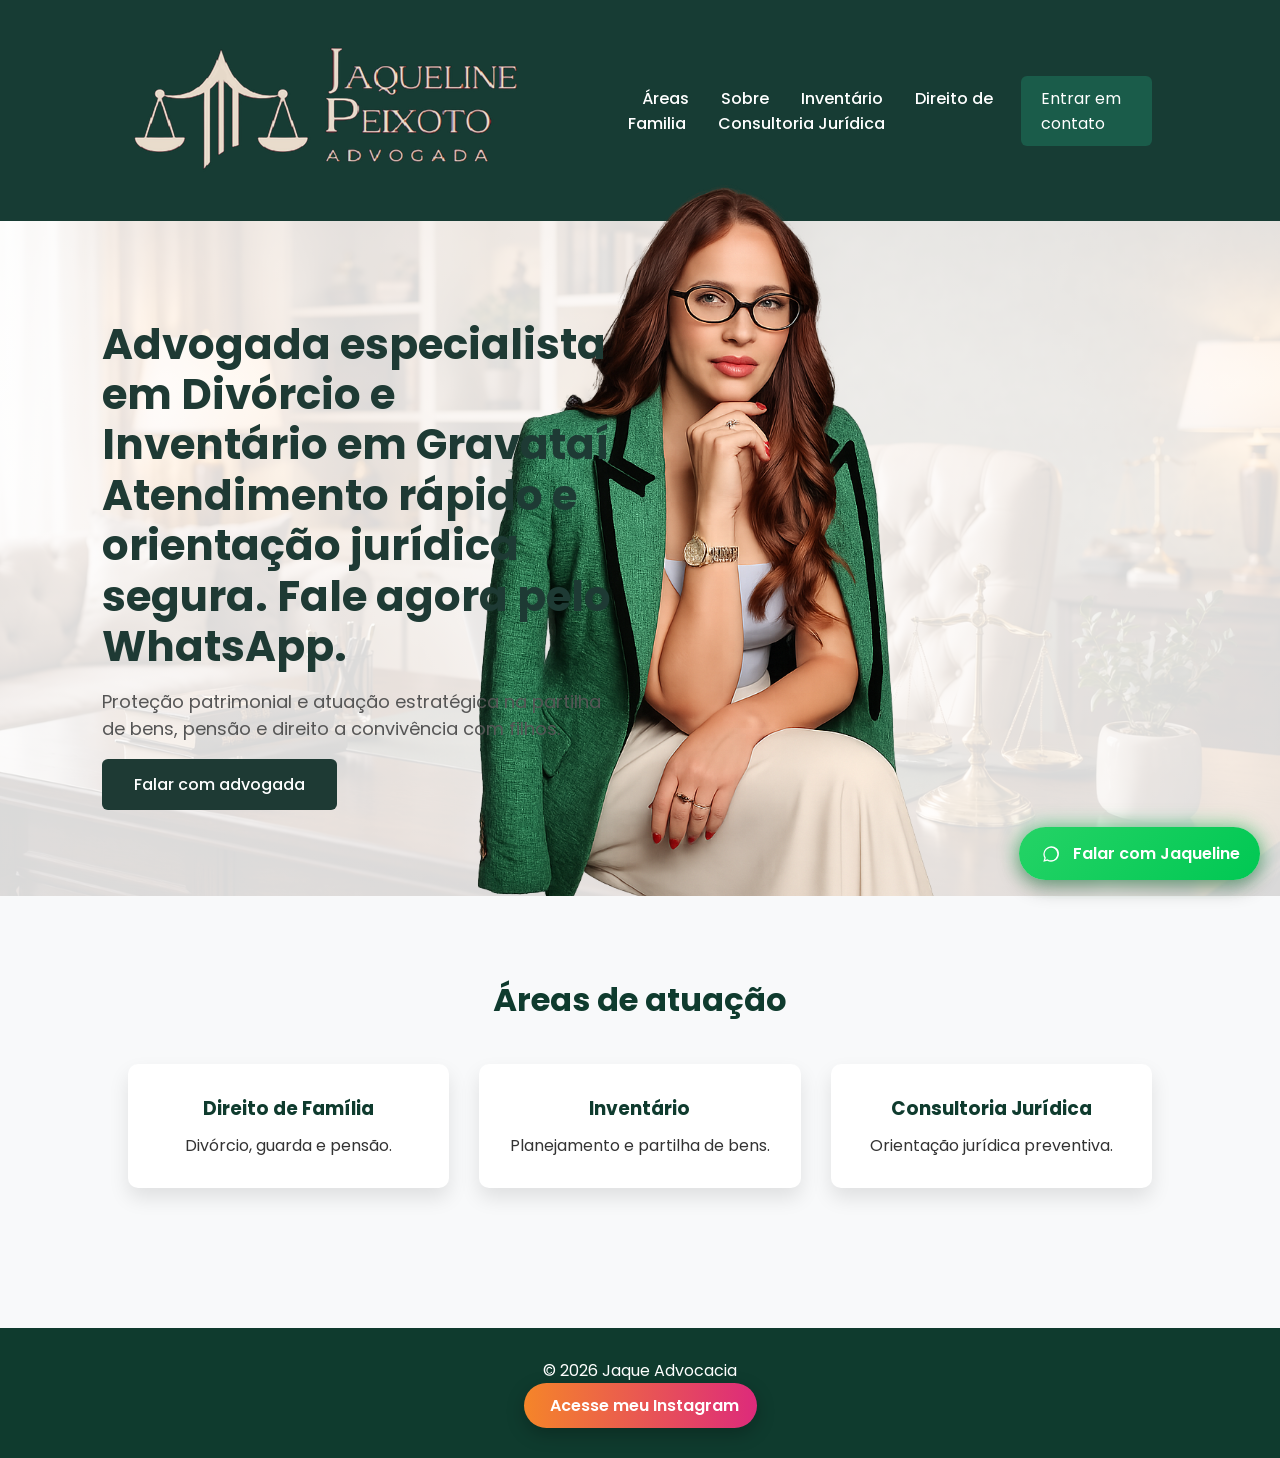
<file: index.html>
<!DOCTYPE html>
<html lang="pt-br">

<head>
<meta charset="UTF-8">
<meta name="viewport" content="width=device-width, initial-scale=1.0">
<title>Jaque Advocacia</title>

<!-- Google Tag (Google Ads) -->
<script async src="https://www.googletagmanager.com/gtag/js?id=AW-17082527185"></script>
<script>
window.dataLayer = window.dataLayer || [];
function gtag(){dataLayer.push(arguments);}
gtag('js', new Date());
gtag('config', 'AW-17082527185');
</script>

<link rel="stylesheet" href="style.css">
<link href="https://fonts.googleapis.com/css2?family=Poppins:wght@300;400;600&display=swap" rel="stylesheet">
</head>


<body>
<header class="menu">
<div class="logo">
<img src="img/logo1.png" alt="">
</div>

<nav id="inicio">


<a href="#areas">Áreas</a>
<a href="sobre.html">Sobre</a>
<a href="inventario.html">Inventário</a>
<a href="familia.html">Direito de Familia</a>
<a href="consultoria.html">Consultoria Jurídica </a>



</nav>

<a href="https://wa.me/5551996193888" class="btn-contato"
target="_blank"
onclick="gtag('event','conversion',{'send_to':'AW-17082527185/UmPOCKeI0oYcENHbytE_'});">
Entrar em contato
</a>

</header>
<section class="hero">

<div class="hero-text">
<h1>
Advogada especialista em Divórcio e Inventário em Gravataí
Atendimento rápido e orientação jurídica segura.
Fale agora pelo WhatsApp. <br>
</h1>
<p>
Proteção patrimonial e atuação estratégica
na partilha de bens, pensão e direito a convivência com filhos.
</p>
<a href="https://wa.me/5551996193888" class="botao" target="_blank"
onclick="gtag('event','conversion',{'send_to':'AW-17082527185/UmPOCKeI0oYcENHbytE_'});">
Falar com advogada
</a>
</div>
<img src="img/jaqueverde.png" class="hero-img" alt="Advogada">
</section>



<section id="areas" class="servicos">

<h2>Áreas de atuação</h2>
<div class="cards">

<a href="familia.html" class="card">
<h3>Direito de Família</h3>
<p>Divórcio, guarda e pensão.</p>
</a>

<a href="inventario.html" class="card">
<h3>Inventário</h3>
<p>Planejamento e partilha de bens.</p>
</a>

<a href="consultoria.html" class="card">
<h3>Consultoria Jurídica</h3>
<p>Orientação jurídica preventiva.</p>
</a>


</div>
</section>
<footer>
<p>© 2026 Jaque Advocacia</p>
<a href="https://www.instagram.com/jaquelinepeixoto__?utm_source=ig_web_button_share_sheet&igsh=ZDNlZDc0MzIxNw==" 
   target="_blank" 
   rel="noopener noreferrer" 
   class="instagram-footer-btn">
   <i class="fab fa-instagram" aria-hidden="true"></i>
   <span>Acesse meu Instagram</span>
</a>
<div>
 <a id="btn-whatsapp" 
class="whatsapp-button pulse" 
href="https://wa.me/5551996193888?text=Ol%C3%A1%2C%20gostaria%20de%20mais%20informa%C3%A7%C3%B5es" 
target="_blank" 
rel="noopener noreferrer" 
aria-label="Falar com Jaqueline no WhatsApp" 
role="button"
onclick="gtag('event','conversion',{'send_to':'AW-17082527185/UmPOCKeI0oYcENHbytE_'});">
<span class="icon" aria-hidden="true">
<svg viewBox="0 0 24 24" width="20" height="20" xmlns="http://www.w3.org/2000/svg">
<path fill="currentColor" d="M20.52 3.48A11.88 11.88 0 0 0 12 .5 11.9 11.9 0 0 0 .5 12c0 2.1.55 4.07 1.6 5.82L.5 23.5l5.96-1.54A11.85 11.85 0 0 0 12 23.5c6.6 0 11.98-5.38 11.98-11.98 0-3.2-1.25-6.2-3.46-8.04zM12 21.5c-1.7 0-3.36-.44-4.82-1.28l-.35-.2-3.53.91.92-3.44-.23-.36A9.5 9.5 0 1 1 21.5 12 9.48 9.48 0 0 1 12 21.5z"/>
</svg>
</span>
<span class="label">Falar com Jaqueline</span>
</a>
</div>
</footer>
</body>
</html>
</file>
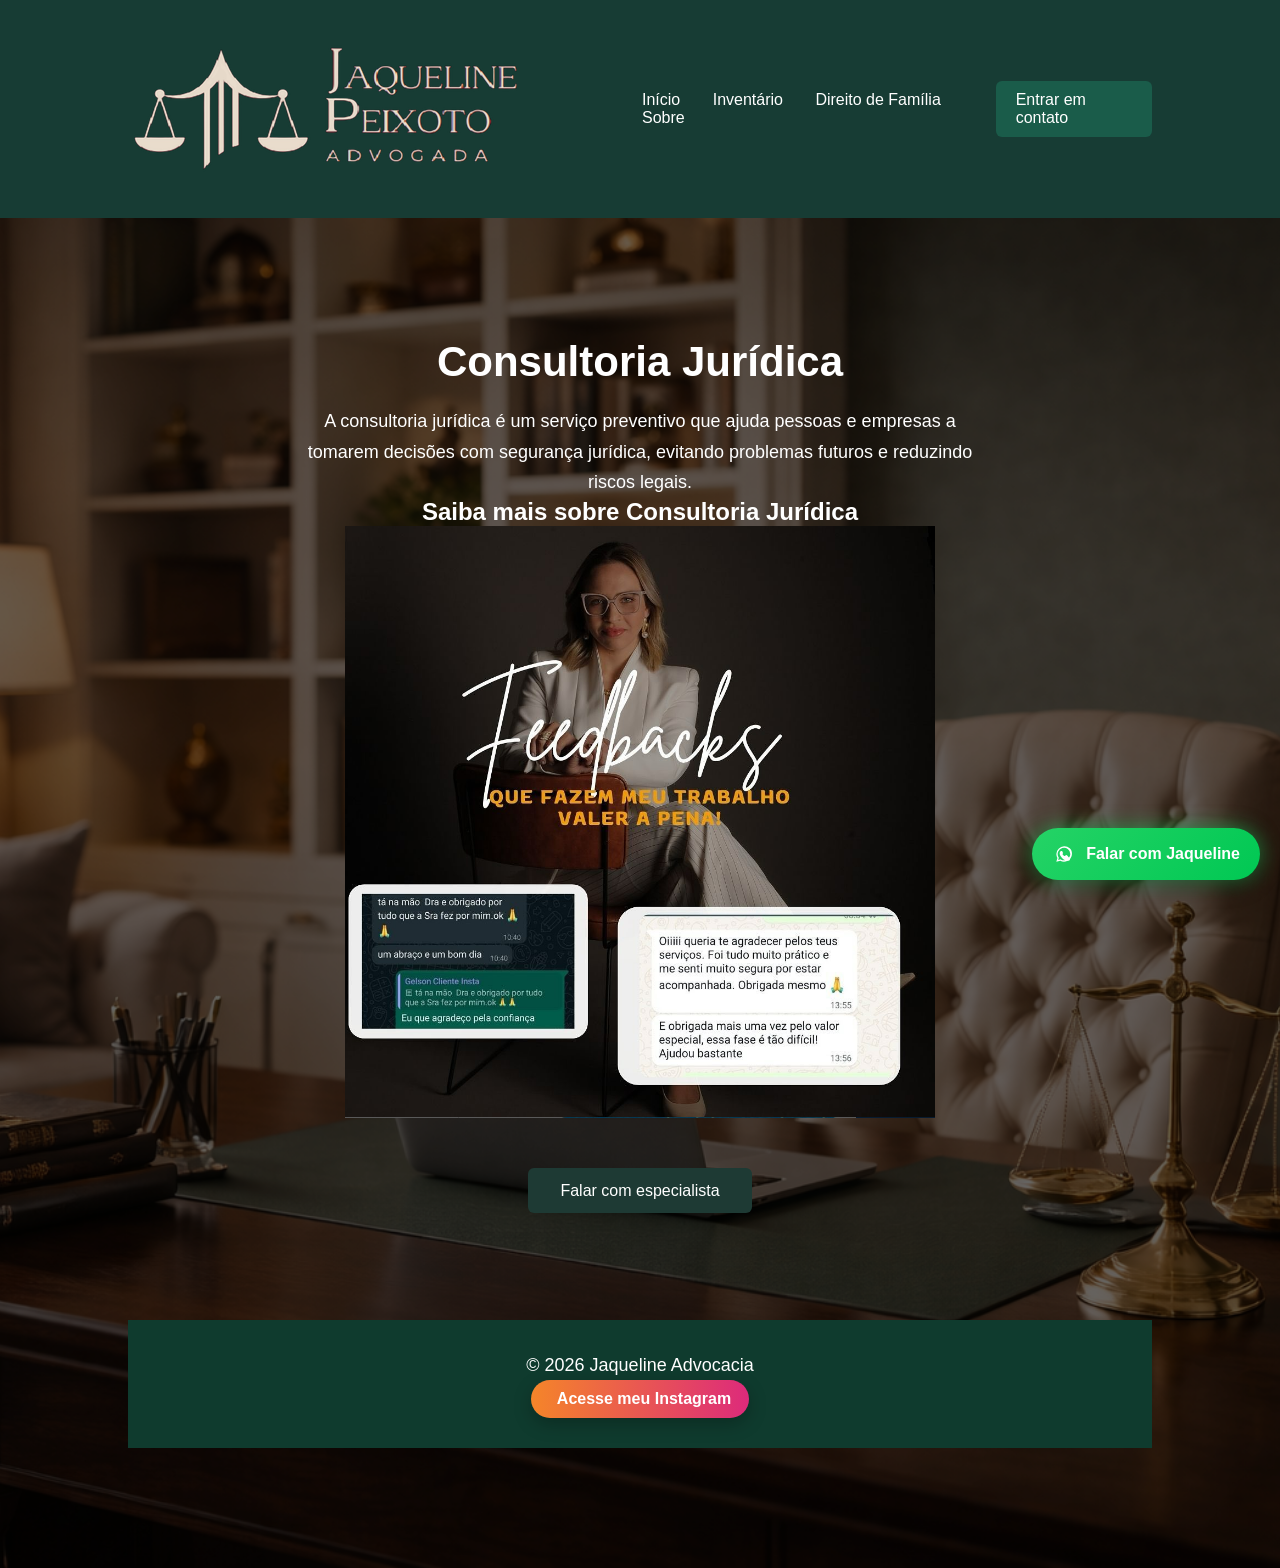
<file: consultoria.html>
<!DOCTYPE html>
<html lang="pt-br">

<head>

<meta charset="UTF-8">
<meta name="viewport" content="width=device-width, initial-scale=1.0">
<title>Consultoria Jurídica - Jaque Advocacia</title>

<link rel="stylesheet" href="style.css">
<link rel="stylesheet" href="consultoria.css">

<script async src="https://www.googletagmanager.com/gtag/js?id=AW-17082527185"></script>
<script>
window.dataLayer = window.dataLayer || [];
function gtag(){dataLayer.push(arguments);}
gtag('js', new Date());
gtag('config', 'AW-17082527185');
</script>

</head>

<body>

<header class="menu">

<div class="logo">
<img src="img/logo1.png" alt="logo">
</div>

<nav>

<a href="index.html">Início</a>
<a href="inventario.html">Inventário</a>
<a href="familia.html">Direito de Família</a>
<a href="sobre.html">Sobre</a>


</nav>

<a href="https://wa.me/5551996193888" class="btn-contato"
target="_blank"
onclick="gtag('event','conversion',{'send_to':'AW-17082527185/UmPOCKeI0oYcENHbytE_'});">
Entrar em contato
</a>


</header>


<!-- HERO -->

<section class="hero-consultoria">

<h1>Consultoria Jurídica</h1>

<p>
A consultoria jurídica é um serviço preventivo que ajuda
pessoas e empresas a tomarem decisões com segurança jurídica,
evitando problemas futuros e reduzindo riscos legais.
</p>


<section class="video">

<h2>Saiba mais sobre Consultoria Jurídica</h2>
<img src="img/jaque4.png" alt="feedbaks">

</section>


<!-- CTA -->

<section class="cta">

<a href="https://wa.me/5551996193888" target="_blank" class="botao"
onclick="gtag('event','conversion',{'send_to':'AW-17082527185/UmPOCKeI0oYcENHbytE_'});">
Falar com especialista
</a>

</section>


<footer>

<p>© 2026 Jaqueline Advocacia</p>

<a href="https://www.instagram.com/jaquelinepeixoto__?utm_source=ig_web_button_share_sheet&igsh=ZDNlZDc0MzIxNw==" 
   target="_blank" 
   rel="noopener noreferrer" 
   class="instagram-footer-btn">
   <i class="fab fa-instagram" aria-hidden="true"></i>
   <span>Acesse meu Instagram</span>
</a>
<div>
   <a id="btn-whatsapp" 
class="whatsapp-button pulse" 
href="https://wa.me/5551996193888?text=Ol%C3%A1%2C%20gostaria%20de%20mais%20informa%C3%A7%C3%B5es" 
target="_blank" 
rel="noopener noreferrer" 
aria-label="Falar com Jaqueline no WhatsApp" 
role="button"
onclick="gtag('event','conversion',{'send_to':'AW-17082527185/UmPOCKeI0oYcENHbytE_'});">
    <span class="icon" aria-hidden="true">
      <!-- ícone WhatsApp inline (fallback) -->
      <svg viewBox="0 0 24 24" width="20" height="20" xmlns="http://www.w3.org/2000/svg" aria-hidden="true">
        <path fill="currentColor" d="M20.52 3.48A11.88 11.88 0 0 0 12 .5 11.9 11.9 0 0 0 .5 12c0 2.1.55 4.07 1.6 5.82L.5 23.5l5.96-1.54A11.85 11.85 0 0 0 12 23.5c6.6 0 11.98-5.38 11.98-11.98 0-3.2-1.25-6.2-3.46-8.04zM12 21.5c-1.7 0-3.36-.44-4.82-1.28l-.35-.2-3.53.91.92-3.44-.23-.36A9.5 9.5 0 1 1 21.5 12 9.48 9.48 0 0 1 12 21.5zM17.17 14.6c-.29-.15-1.72-.85-1.99-.95s-.48-.15-.69.15-.79.95-.97 1.15-.36.22-.67.07a6.2 6.2 0 0 1-1.82-1.12 6.85 6.85 0 0 1-1.26-1.55c-.13-.23 0-.35.1-.5.1-.15.22-.36.33-.54.11-.18.15-.3.22-.5.07-.2 0-.37-.04-.52-.08-.27-.69-1.66-.95-2.28-.26-.59-.53-.52-.73-.53-.2 0-.43-.01-.66-.01a1.6 1.6 0 0 0-1.17.55c-.4.47-1.36 1.33-1.36 3.25s1.39 3.78 1.58 4.04c.19.26 2.72 4.3 6.59 5.92 3.87 1.62 3.87 1.08 4.57 1.02.7-.06 2.27-.92 2.59-1.81.32-.9.32-1.67.22-1.81-.1-.14-.37-.23-.77-.38z"/>
      </svg>
    </span>
    <span class="label">Falar com Jaqueline</span>
  </a>
</div>
</footer>

</body>
</html>
</file>
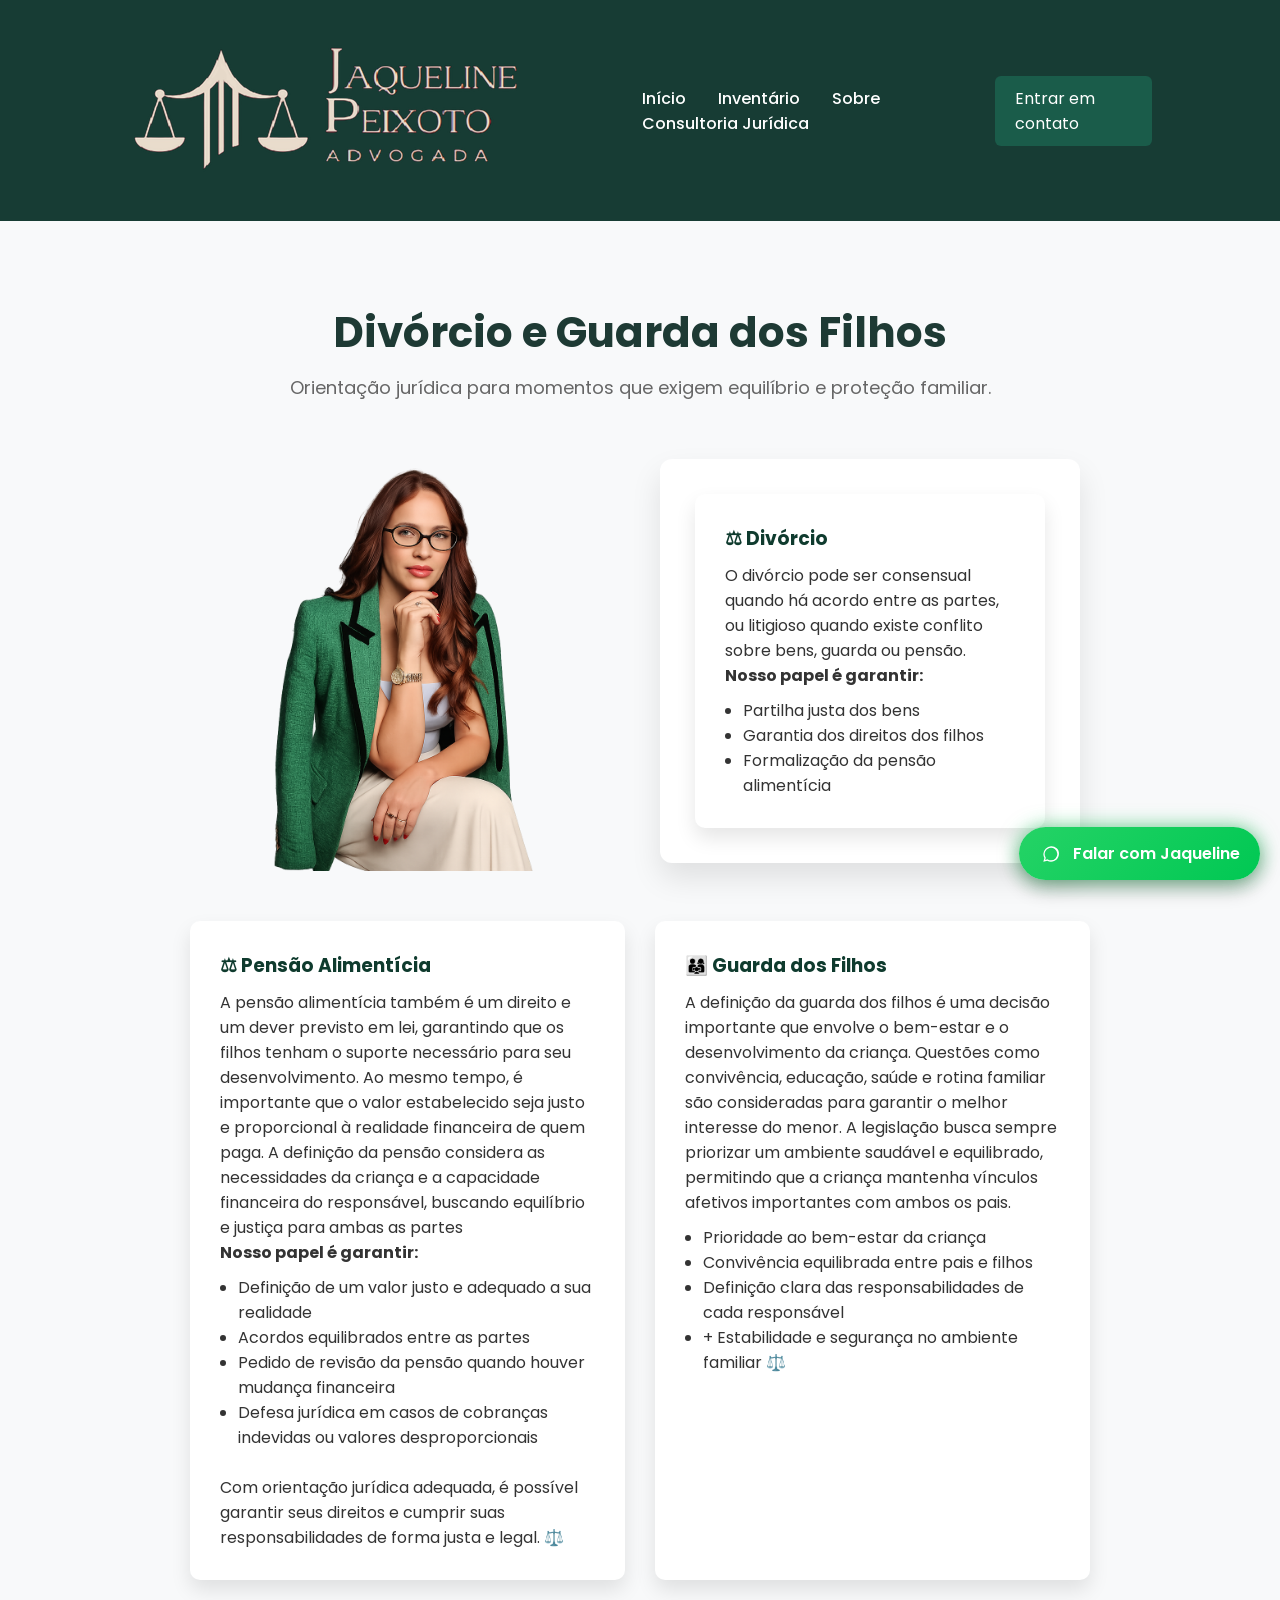
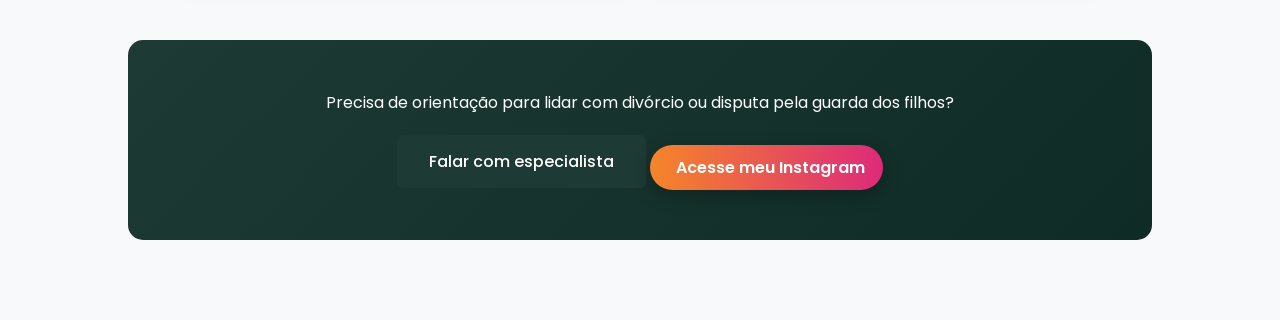
<file: familia.html>
<!DOCTYPE html>
<html lang="pt-br">

<head>

<meta charset="UTF-8">
<meta name="viewport" content="width=device-width, initial-scale=1.0">
<title>Divórcio e Guarda dos Filhos</title>
<link rel="stylesheet" href="familia.css">
<link rel="stylesheet" href="style.css">
<link href="https://fonts.googleapis.com/css2?family=Poppins:wght@300;400;600&display=swap" rel="stylesheet">


<script async src="https://www.googletagmanager.com/gtag/js?id=AW-17082527185"></script>
<script>
window.dataLayer = window.dataLayer || [];
function gtag(){dataLayer.push(arguments);}
gtag('js', new Date());
gtag('config', 'AW-17082527185');
</script>
</head>

<body>
  <header class="menu">

<div class="logo">
<img src="img/logo1.png" alt="logo">
</div>

<nav>

<a href="index.html">Início</a>
<a href="inventario.html">Inventário</a>
<a href="sobre.html">Sobre</a>
<a href="consultoria.html">Consultoria Jurídica </a>
</nav>

<a href="https://wa.me/5551996193888" class="btn-contato"
target="_blank"
onclick="gtag('event','conversion',{'send_to':'AW-17082527185/UmPOCKeI0oYcENHbytE_'});">
Entrar em contato
</a>
</header>

<section class="familia">

<h1>Divórcio e Guarda dos Filhos</h1>

<p class="subtitulo">
Orientação jurídica para momentos que exigem equilíbrio e proteção familiar.
</p>


<div class="top">

<img src="img/jaqueverde.png" class="foto">


<div class="card-destaque">
<div class="card">
<h3>⚖ Divórcio</h3>

<p>
O divórcio pode ser consensual quando há acordo entre as partes,
ou litigioso quando existe conflito sobre bens, guarda ou pensão.
</p>

<strong>Nosso papel é garantir:</strong>

<ul>

<li> Partilha justa dos bens</li>
<li> Garantia dos direitos dos filhos</li>
<li> Formalização da pensão alimentícia</li>

</ul>

</div>
</div>
</div>


<div class="cards">

<div class="card">

<h3>⚖ Pensão Alimentícia</h3>

<p>
A pensão alimentícia também é um direito e um dever previsto em lei, garantindo que os filhos tenham o suporte necessário para seu desenvolvimento. Ao mesmo tempo, é importante que o valor estabelecido seja justo e proporcional
 à realidade financeira de quem paga.
A definição da pensão considera as necessidades da criança e a capacidade
 financeira do responsável, buscando equilíbrio e justiça para ambas as partes
</p>
<strong>Nosso papel é garantir:</strong>
<ul>

<li>Definição de um valor justo e adequado a sua realidade</li>
<li>Acordos equilibrados entre as partes</li>
<li>Pedido de revisão da pensão quando houver mudança financeira</li>
<li>Defesa jurídica em casos de cobranças indevidas ou valores desproporcionais</li>
</ul>
<br>
<p>Com orientação jurídica adequada, é possível garantir seus direitos e cumprir suas responsabilidades
de forma justa e legal. ⚖️ </p>

</div>


<div class="card">

<h3>👨‍👩‍👧 Guarda dos Filhos</h3>

<p>
A definição da guarda dos filhos é uma decisão importante que envolve o 
bem-estar e o desenvolvimento da criança. Questões como convivência, educação,
 saúde e rotina familiar são consideradas para garantir o melhor interesse do 
 menor.
A legislação busca sempre priorizar um ambiente saudável e equilibrado,
permitindo que a criança mantenha vínculos afetivos importantes com ambos os pais.
</p>

<ul>

<li>Prioridade ao bem-estar da criança </li>
<li>Convivência equilibrada entre pais e filhos </li>
<li>Definição clara das responsabilidades de cada responsável</li>
<li>+ Estabilidade e segurança no ambiente familiar ⚖️</li>


</ul>
</div>
</div>


<div class="cta">

<p>
Precisa de orientação para lidar com divórcio ou disputa pela guarda dos filhos?
</p>

<a href="https://wa.me/5551996193888" target="_blank" class="botao"
onclick="gtag('event','conversion',{'send_to':'AW-17082527185/UmPOCKeI0oYcENHbytE_'});">
Falar com especialista
</a>
<a href="https://www.instagram.com/jaquelinepeixoto__?utm_source=ig_web_button_share_sheet&igsh=ZDNlZDc0MzIxNw==" 
   target="_blank" 
   rel="noopener noreferrer" 
   class="instagram-footer-btn">
   <i class="fab fa-instagram" aria-hidden="true"></i>
   <span>Acesse meu Instagram</span>
</a>
<div>
 <a id="btn-whatsapp" 
class="whatsapp-button pulse" 
href="https://wa.me/5551996193888?text=Ol%C3%A1%2C%20gostaria%20de%20mais%20informa%C3%A7%C3%B5es" 
target="_blank" 
rel="noopener noreferrer" 
aria-label="Falar com Jaqueline no WhatsApp" 
role="button"
onclick="gtag('event','conversion',{'send_to':'AW-17082527185/UmPOCKeI0oYcENHbytE_'});">

<span class="icon" aria-hidden="true">
<svg viewBox="0 0 24 24" width="20" height="20" xmlns="http://www.w3.org/2000/svg">
<path fill="currentColor" d="M20.52 3.48A11.88 11.88 0 0 0 12 .5 11.9 11.9 0 0 0 .5 12c0 2.1.55 4.07 1.6 5.82L.5 23.5l5.96-1.54A11.85 11.85 0 0 0 12 23.5c6.6 0 11.98-5.38 11.98-11.98 0-3.2-1.25-6.2-3.46-8.04zM12 21.5c-1.7 0-3.36-.44-4.82-1.28l-.35-.2-3.53.91.92-3.44-.23-.36A9.5 9.5 0 1 1 21.5 12 9.48 9.48 0 0 1 12 21.5z"/>
</svg>
</span>
<span class="label">Falar com Jaqueline</span>
</a>
</div>
</div>

</section>

</body>
</html>
</file>
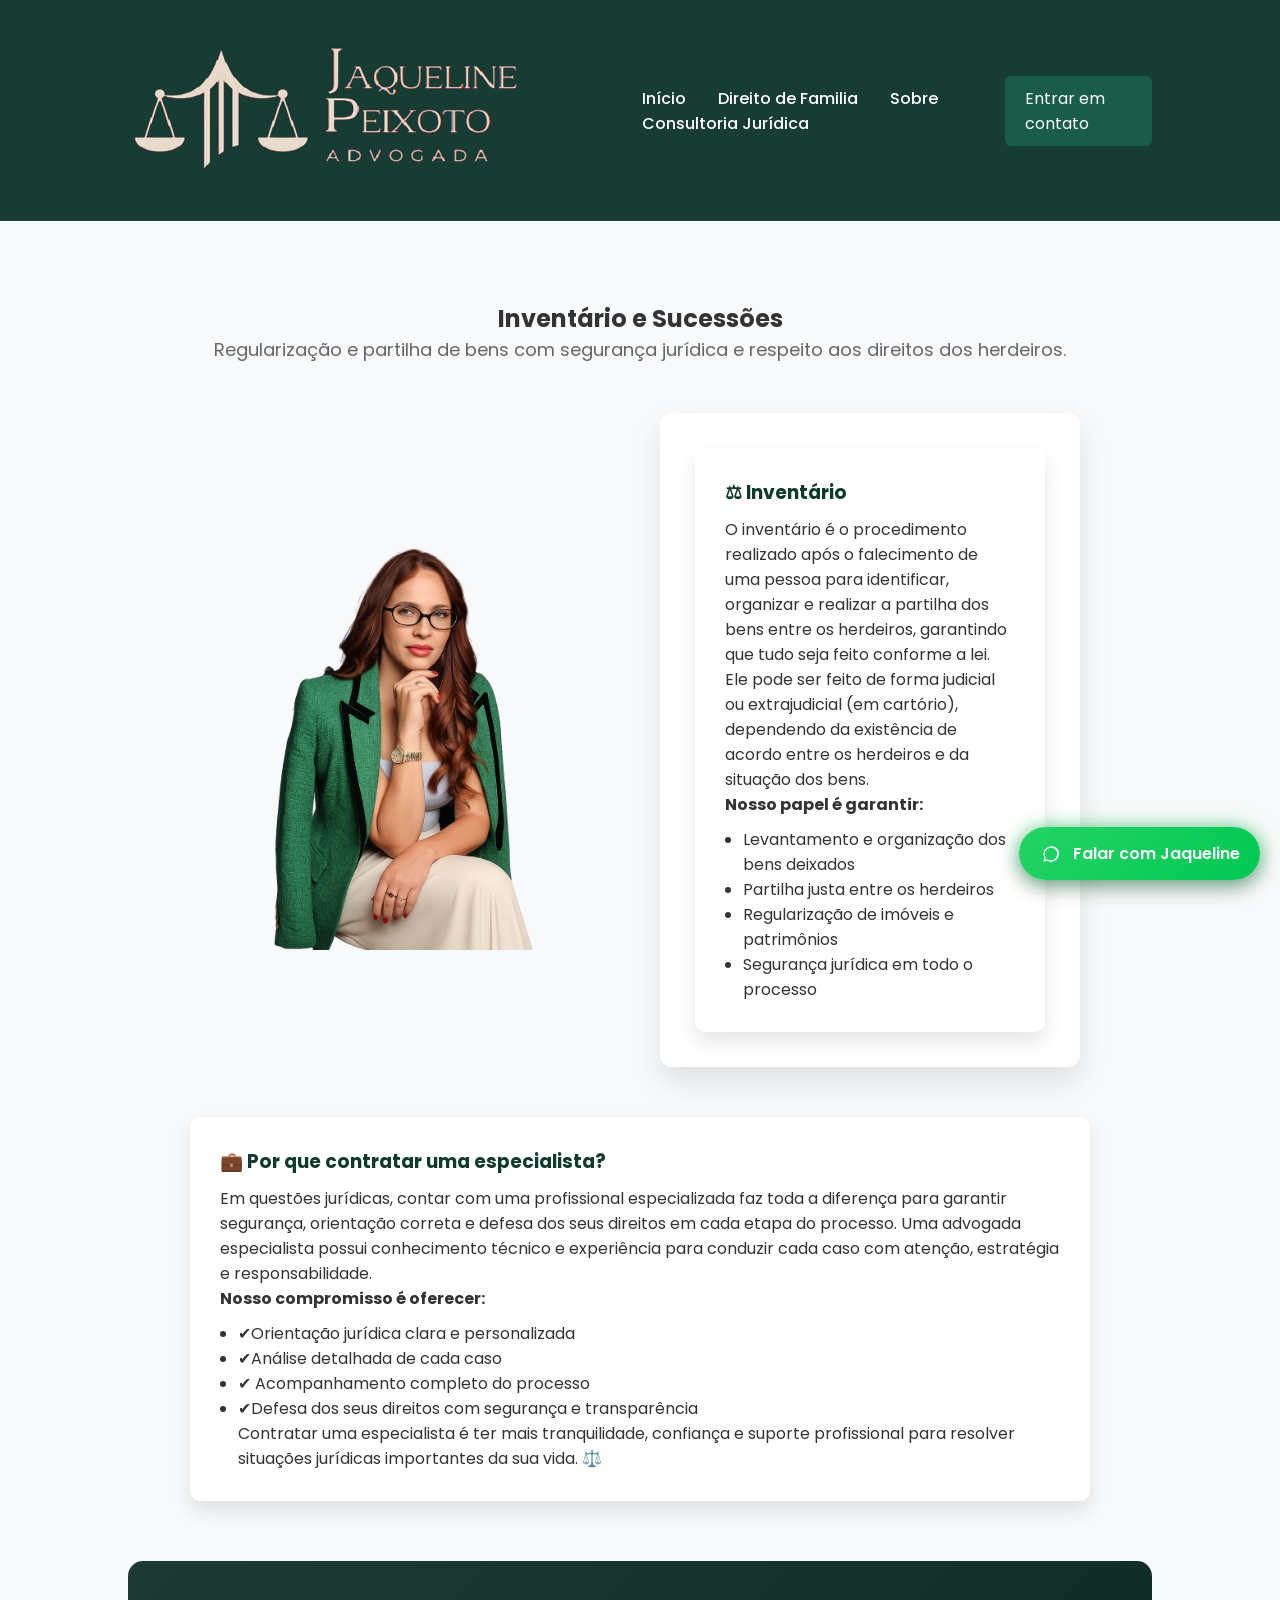
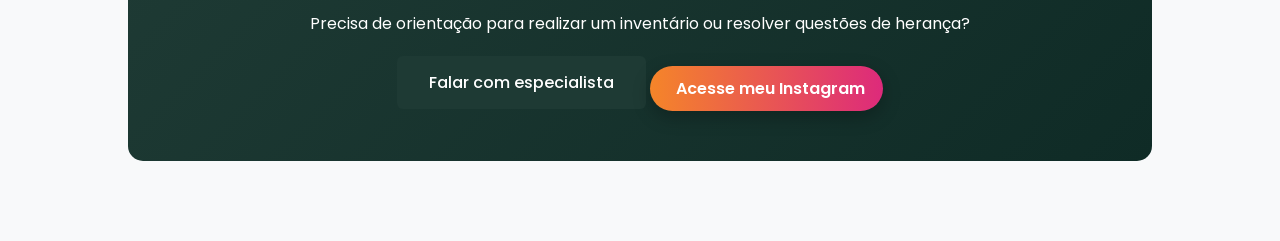
<file: inventario.html>
<!DOCTYPE html>
<html lang="pt-br">

<head>

<meta charset="UTF-8">
<meta name="viewport" content="width=device-width, initial-scale=1.0">
<title>Inventário e Sucessões</title>
<link rel="stylesheet" href="inventario.css">
<link rel="stylesheet" href="style.css">
<link href="https://fonts.googleapis.com/css2?family=Poppins:wght@300;400;600&display=swap" rel="stylesheet">

<script async src="https://www.googletagmanager.com/gtag/js?id=AW-17082527185"></script>
<script>
window.dataLayer = window.dataLayer || [];
function gtag(){dataLayer.push(arguments);}
gtag('js', new Date());
gtag('config', 'AW-17082527185');
</script>
</head>

<body>
  <header class="menu">

<div class="logo">
<img src="img/logo1.png" alt="logo">
</div>

<nav>

<a href="index.html">Início</a>
<a href="familia.html">Direito de Familia</a>
<a href="sobre.html">Sobre</a>
<a href="consultoria.html">Consultoria Jurídica </a>


</nav>
<a href="https://wa.me/5551996193888" class="btn-contato"
target="_blank"
onclick="gtag('event','conversion',{'send_to':'AW-17082527185/UmPOCKeI0oYcENHbytE_'});">
Entrar em contato
</a>
</header>

<section class="inventario">

<h1>Inventário e Sucessões</h1>

<p class="subtitulo">
Regularização e partilha de bens com segurança jurídica 
e respeito aos direitos dos herdeiros.
</p>


<div class="top">

<img src="img/jaqueverde.png" class="foto">


<div class="card-destaque">
<div class="card">
<h3>⚖ Inventário</h3>

<p>
O inventário é o procedimento realizado após o falecimento de uma pessoa para identificar,
 organizar e realizar
 a partilha dos bens entre os herdeiros, garantindo que tudo seja feito conforme a lei.
Ele pode ser feito de forma judicial ou extrajudicial (em cartório), dependendo da existência
 de acordo entre os herdeiros e da situação dos bens.
</p>

<strong>Nosso papel é garantir:</strong>

<ul>

<li> Levantamento e organização dos bens deixados</li>
<li> Partilha justa entre os herdeiros</li>
<li> Regularização de imóveis e patrimônios</li>
<li> Segurança jurídica em todo o processo</li>

</ul>

</div>
</div>
</div>


<div class="cards">
<div class="card">

<h3>💼 Por que contratar uma especialista? </h3>

<p>
Em questões jurídicas, contar com uma profissional especializada faz
 toda a diferença para garantir segurança, orientação 
correta e defesa dos seus direitos em cada etapa do processo.
Uma advogada especialista possui conhecimento técnico e experiência
 para conduzir cada caso com atenção, estratégia e responsabilidade.
</p>
<strong>Nosso compromisso é oferecer:</strong>
<ul>

<li>✔Orientação jurídica clara e personalizada </li>
<li>✔Análise detalhada de cada caso </li>
<li>✔ Acompanhamento completo do processo</li>
<li>✔Defesa dos seus direitos com segurança e transparência </li>
<p>
  Contratar uma especialista é ter mais tranquilidade, confiança e suporte profissional para resolver situações
 jurídicas importantes da sua vida. ⚖️
</p>

</ul>
</div>
</div>


<div class="cta">

<p>
Precisa de orientação para realizar um inventário ou resolver questões de herança?
</p>

<a href="https://wa.me/5551996193888" target="_blank" class="botao"
onclick="gtag('event','conversion',{'send_to':'AW-17082527185/UmPOCKeI0oYcENHbytE_'});">
Falar com especialista
</a>
<a href="https://www.instagram.com/jaquelinepeixoto__?utm_source=ig_web_button_share_sheet&igsh=ZDNlZDc0MzIxNw==" 
   target="_blank" 
   rel="noopener noreferrer" 
   class="instagram-footer-btn">
   <i class="fab fa-instagram" aria-hidden="true"></i>
   <span>Acesse meu Instagram</span>
</a>
<div>
<a id="btn-whatsapp" 
class="whatsapp-button pulse" 
href="https://wa.me/5551996193888?text=Ol%C3%A1%2C%20gostaria%20de%20mais%20informa%C3%A7%C3%B5es" 
target="_blank" 
rel="noopener noreferrer" 
aria-label="Falar com Jaqueline no WhatsApp" 
role="button"
onclick="gtag('event','conversion',{'send_to':'AW-17082527185/UmPOCKeI0oYcENHbytE_'});">

<span class="icon" aria-hidden="true">
<svg viewBox="0 0 24 24" width="20" height="20" xmlns="http://www.w3.org/2000/svg">
<path fill="currentColor" d="M20.52 3.48A11.88 11.88 0 0 0 12 .5 11.9 11.9 0 0 0 .5 12c0 2.1.55 4.07 1.6 5.82L.5 23.5l5.96-1.54A11.85 11.85 0 0 0 12 23.5c6.6 0 11.98-5.38 11.98-11.98 0-3.2-1.25-6.2-3.46-8.04zM12 21.5c-1.7 0-3.36-.44-4.82-1.28l-.35-.2-3.53.91.92-3.44-.23-.36A9.5 9.5 0 1 1 21.5 12 9.48 9.48 0 0 1 12 21.5z"/>
</svg>
</span>
<span class="label">Falar com Jaqueline</span>
</a>
</div>
</div>

</section>

</body>
</html>
</file>
<file: style.css>
*{
margin:0;
padding:0;
box-sizing:border-box;
}

body{
font-family:'Poppins',sans-serif;
background:#f8f9fa;
color:#333;
}


/* MENU */
.menu{
display:flex;
justify-content:space-between;
align-items:center;
padding:18px 10%;
background:#173c34;
color:white;
}

.menu nav a{
color:white;
margin:0 14px;
text-decoration:none;
font-weight:500;
}

.menu nav a:hover{
opacity:0.7;
}


.logo{
font-weight:600;
font-size:20px;
}

.btn-contato{
background:#1a5c4a;
color:white;
padding:10px 20px;
border-radius:6px;
text-decoration:none;
}


/* HERO */
.hero{
position:relative;
display:flex;
align-items:center;
height:75vh;
padding:0 8%;

/* transparência sobre a imagem */
background:
linear-gradient(
rgba(255,255,255,0.85),
rgba(255,255,255,0.85)
),
url("img/escritorio.png");

background-size:cover;
background-position:center;
}


/* TEXTO */

.hero-text{
max-width:520px;
z-index:2;
}

.hero-text h1{
font-size:42px;
line-height:1.2;
margin-bottom:16px;
color:#1e3a34;
}

.hero-text p{
font-size:1.125rem;
margin-bottom:30px;
color:#555;
}


/* FOTO DA ADVOGADA */

.hero-img{
position:absolute;
right:15%;
bottom:0;
height:110%;
display:flex;
justify-content:flex-end;
object-fit:contain;
}


/* BOTÃO */

.botao{
background:#1e3a34;
color:white;
padding:14px 32px;
border-radius:6px;
text-decoration:none;
font-weight:500;
}
.botao:hover{
background:#16302a;
}


/* IMAGEM */


.hero-img img{
width:520px;
max-width:100%;
border-radius:6px;
}

/* SERVIÇOS */

.servicos{
padding:80px 10%;
text-align:center;
}

.servicos h2{
margin-bottom:40px;
font-size:32px;
color:#0f3b2e;
}

.cards{
display:grid;
grid-template-columns:repeat(auto-fit,minmax(250px,1fr));
gap:30px;
}
.card{
display:block;
background:white;
padding:30px;
border-radius:10px;
box-shadow:0 10px 20px rgba(0,0,0,0.1);
text-decoration:none;
color:#333;
transition:0.3s;
}

.card:hover{
transform:translateY(-5px);
background:#0f3b2e;
color: white;
}


.card h3{
margin-bottom:10px;
color:#0f3b2e;
}


/* FOOTER */

footer{
background:#0f3b2e;
color:white;
text-align:center;
padding:30px;
margin-top:60px;
}


/* SEÇÃO SOBRE */

.quem-somos{

padding:6.5rem 10%;

background:
linear-gradient(
rgba(245,242,235,0.85),
rgba(245,242,235,0.85)
),
url("img/escritorio.jpg");

background-size:cover;
background-position:center;

}


.titulo{

text-align:center;
font-size:2.125rem;
margin-bottom:3.75rem;

}


.sobre-container{

display:flex;
align-items:center;
justify-content:space-between;


}


.sobre-text{

max-width:500px;

}


.sobre-text h3{

color:#777;
margin-bottom:10px;

}


.sobre-text h1{

font-size:32px;
margin-bottom:20px;
color:#1e3a34;

}


.sobre-text p{

margin-bottom:20px;
line-height:1.6;

}


.sobre-img img{

width:26.25rem;
border-radius:0.25rem;

}

.instagram-btn .ig-icon {
  display: inline-grid;
  place-items: center;
  width: 28px;
  height: 28px;
  border-radius: 50%;
  background: rgba(255, 255, 255, 0.08);
}

.instagram-btn:hover {
  transform: translateY(-4px) scale(1.05);
  box-shadow: 0 12px 28px rgba(0, 0, 0, 0.35), 0 0 25px rgba(221, 42, 123, 0.9);
}

.instagram-footer-btn {
  display: inline-flex;
  align-items: center;
  gap: 8px;
  padding: 10px 18px;
  border-radius: 50px;
  font-weight: 600;
  text-decoration: none;
  color: white;
  background: linear-gradient(90deg, #f58529, #dd2a7b, #8134af, #515bd4);
  background-size: 300% 300%;
  box-shadow: 0 6px 18px rgba(0, 0, 0, 0.25);
  transition: all 0.3s ease;
  animation: gradientShift 6s ease infinite;
}

.instagram-footer-btn i {
  font-size: 22px;
}

.instagram-footer-btn:hover {
  transform: translateY(-3px) scale(1.05);
  box-shadow: 0 12px 28px rgba(0, 0, 0, 0.35), 0 0 25px rgba(221, 42, 123, 0.9);
}

/* ===== WHATSAPP BUTTON ===== */
.whatsapp-button {
  position: fixed;
  right: 20px;
  bottom: 20px;
  display: inline-flex;
  align-items: center;
  gap: 10px;
  background: linear-gradient(135deg, #25d366, #00c853);
  color: #fff;
  padding: 14px 20px;
  border-radius: 50px;
  font-weight: 600;
  text-decoration: none;
  box-shadow: 0 8px 20px rgba(0, 0, 0, 0.3), 0 0 20px rgba(37, 211, 102, 0.6);
  transition: transform 0.2s ease, box-shadow 0.2s ease;
  z-index: 9999;
}

.whatsapp-button:hover {
  transform: translateY(-4px) scale(1.05);
  box-shadow: 0 12px 28px rgba(0, 0, 0, 0.4), 0 0 25px rgba(37, 211, 102, 0.9);
}

.whatsapp-button .icon {
  display: inline-flex;
  align-items: center;
  justify-content: center;
  width: 24px;
  height: 24px;
}

.whatsapp-button svg {
  display: block;
  width: 1em;
  height: 1em;
  color: white;
}

/* ===== RESPONSIVO CELULAR ===== */

@media (max-width:768px){

/* MENU */
.menu{
flex-direction:column;
gap:10px;
padding:15px;
text-align:center;
}

.menu nav{
display:flex;
flex-direction:column;
gap:10px;
}

/* HERO */
.hero{
flex-direction:column;
height:auto;
padding:60px 20px;
text-align:center;
}

.hero-text h1{
font-size:30px;
}

.hero-text p{
font-size:16px;
}

.hero-img{
position:relative;
right:auto;
height:auto;
margin-top:20px;
}

.hero-img img{
width:100%;
}

/* CARDS */
.cards{
grid-template-columns:1fr;
}

/* FOTO DAS PÁGINAS INTERNAS */

.foto{
width:100%;
max-width:350px;
}

/* TOP SEÇÃO */
.top{
flex-direction:column;
}

/* BOTÕES */
.btn-contato{
padding:10px 18px;
}

/* WHATSAPP */
.whatsapp-button{
padding:14px;
border-radius:50%;
}

.whatsapp-button .label{
display:none;
}

}
</file>
<file: consultoria.css>
.hero-consultoria{

min-height:60vh;
padding:120px 10%;

background:
linear-gradient(rgba(0,0,0,0.6), rgba(0,0,0,0.6)),
url("img/escritorio.png") center/cover no-repeat;

color:white;
text-align:center;

}

.hero-consultoria h1{
font-size:42px;
margin-bottom:20px;
}

.hero-consultoria p{
max-width:700px;
margin:auto;
line-height:1.7;
font-size:18px;
}

.conteudo{

padding:80px 10%;
max-width:900px;
margin:auto;
text-align:center;

}

.conteudo h2{
font-size:30px;
margin-bottom:20px;
color:#1e3a34;
}

.conteudo p{
line-height:1.7;
margin-bottom:20px;
}

.lista{
list-style:none;
margin-top:20px;
}

.lista li{
margin-bottom:10px;
font-size:18px;
}


.cta{
text-align:center;
padding:60px;
}
</file>
<file: familia.css>
body{
font-family:Poppins, sans-serif;
margin:0;
background:#f3f1eb;
}


.familia{
padding:80px 10%;
text-align:center;
}


.familia h1{
font-size:42px;
color:#1e3a34;
margin-bottom:10px;
}


.subtitulo{
color:#666;
margin-bottom:50px;
font-size:18px;
}


.top{
display:flex;
gap:40px;
justify-content:center;
align-items:center;
flex-wrap:wrap;
margin-bottom:50px;
}


.foto{
width:420px;
border-radius:12px;
}


.card-destaque{

background:white;

padding:35px;

border-radius:12px;

box-shadow:0 15px 30px rgba(0,0,0,0.1);

max-width:420px;

text-align:left;

}


.cards{

display:grid;

grid-template-columns:1fr 1fr;

gap:30px;

max-width:900px;

margin:auto;

}


.card{

background:white;

padding:25px;

border-radius:12px;

box-shadow:0 10px 25px rgba(0,0,0,0.08);

text-align:left;

transition:0.3s;

}


.card:hover{

transform:translateY(-6px);

box-shadow:0 20px 35px rgba(0,0,0,0.15);

}


.card ul{

margin-top:10px;

padding-left:18px;

}


.cta{

margin-top:60px;

background:linear-gradient(135deg,#1e3a34,#0f2b26);

padding:50px;

border-radius:15px;

color:white;

}


.botao{

display:inline-block;

margin-top:20px;

padding:14px 30px;

background:#c59d5f;

color:white;

text-decoration:none;

border-radius:8px;

font-weight:600;

transition:0.3s;

}


.botao:hover{

background:#b88d4c;

transform:scale(1.05);

}
</file>
<file: inventario.css>
body{
font-family:Poppins, sans-serif;
margin:0;
background:#f3f1eb;
}


.inventario{
padding:80px 10%;
text-align:center;
}


.familia h1{
font-size:42px;
color:#1e3a34;
margin-bottom:10px;
}


.subtitulo{
color:#666;
margin-bottom:50px;
font-size:18px;
}


.top{
display:flex;
gap:40px;
justify-content:center;
align-items:center;
flex-wrap:wrap;
margin-bottom:50px;
}


.foto{
width:420px;
border-radius:12px;
}


.card-destaque{

background:white;

padding:35px;

border-radius:12px;

box-shadow:0 15px 30px rgba(0,0,0,0.1);

max-width:420px;

text-align:left;

}


.cards{

display:grid;

grid-template-columns:1fr 1fr;

gap:30px;

max-width:900px;

margin:auto;

}


.card{

background:white;

padding:25px;

border-radius:12px;

box-shadow:0 10px 25px rgba(0,0,0,0.08);

text-align:left;

transition:0.3s;

}


.card:hover{

transform:translateY(-6px);

box-shadow:0 20px 35px rgba(0,0,0,0.15);

}


.card ul{

margin-top:10px;

padding-left:18px;

}


.cta{

margin-top:60px;

background:linear-gradient(135deg,#1e3a34,#0f2b26);

padding:50px;

border-radius:15px;

color:white;

}


.botao{

display:inline-block;

margin-top:20px;

padding:14px 30px;

background:#c59d5f;

color:white;

text-decoration:none;

border-radius:8px;

font-weight:600;

transition:0.3s;

}


.botao:hover{

background:#b88d4c;

transform:scale(1.05);

}
</file>
